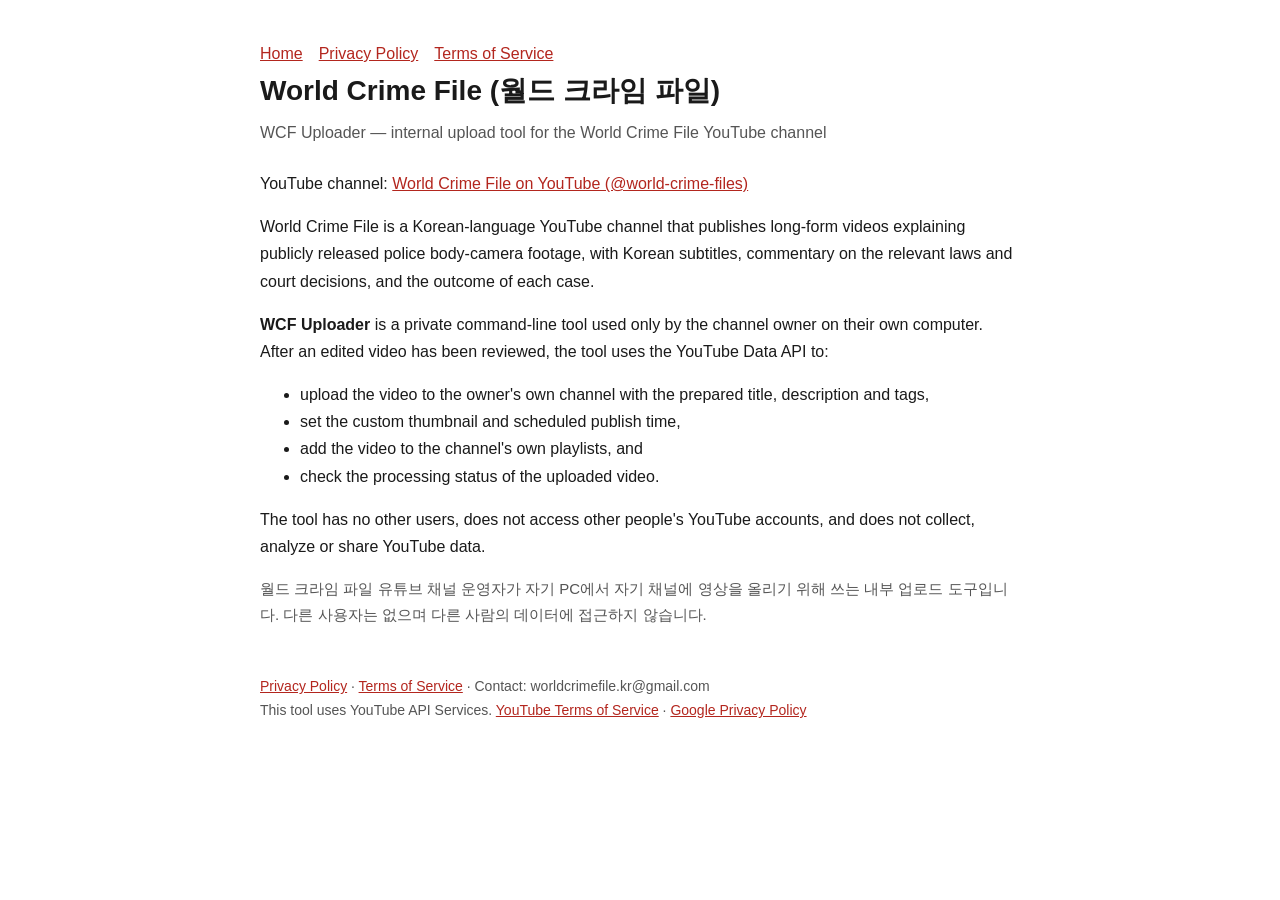
<file: index.html>
<!doctype html><html lang="en"><head><meta charset="utf-8"><meta name="viewport" content="width=device-width,initial-scale=1">
<title>World Crime File — WCF Uploader</title><link rel="stylesheet" href="style.css"></head><body><main>
<nav><a href="./">Home</a><a href="privacy.html">Privacy Policy</a><a href="terms.html">Terms of Service</a></nav>
<h1>World Crime File (월드 크라임 파일)</h1>
<p class="sub">WCF Uploader — internal upload tool for the World Crime File YouTube channel</p>
<p>YouTube channel: <a href="https://www.youtube.com/@world-crime-files">World Crime File on YouTube (@world-crime-files)</a></p>
<p>World Crime File is a Korean-language YouTube channel that publishes long-form videos explaining publicly released police body-camera footage, with Korean subtitles, commentary on the relevant laws and court decisions, and the outcome of each case.</p>
<p><strong>WCF Uploader</strong> is a private command-line tool used only by the channel owner on their own computer. After an edited video has been reviewed, the tool uses the YouTube Data API to:</p>
<ul>
<li>upload the video to the owner's own channel with the prepared title, description and tags,</li>
<li>set the custom thumbnail and scheduled publish time,</li>
<li>add the video to the channel's own playlists, and</li>
<li>check the processing status of the uploaded video.</li>
</ul>
<p>The tool has no other users, does not access other people's YouTube accounts, and does not collect, analyze or share YouTube data.</p>
<p class="ko">월드 크라임 파일 유튜브 채널 운영자가 자기 PC에서 자기 채널에 영상을 올리기 위해 쓰는 내부 업로드 도구입니다. 다른 사용자는 없으며 다른 사람의 데이터에 접근하지 않습니다.</p>
<footer><a href="privacy.html">Privacy Policy</a> · <a href="terms.html">Terms of Service</a> · Contact: worldcrimefile.kr@gmail.com<br>This tool uses YouTube API Services. <a href="https://www.youtube.com/t/terms">YouTube Terms of Service</a> · <a href="https://policies.google.com/privacy">Google Privacy Policy</a></footer>
</main></body></html>
</file>
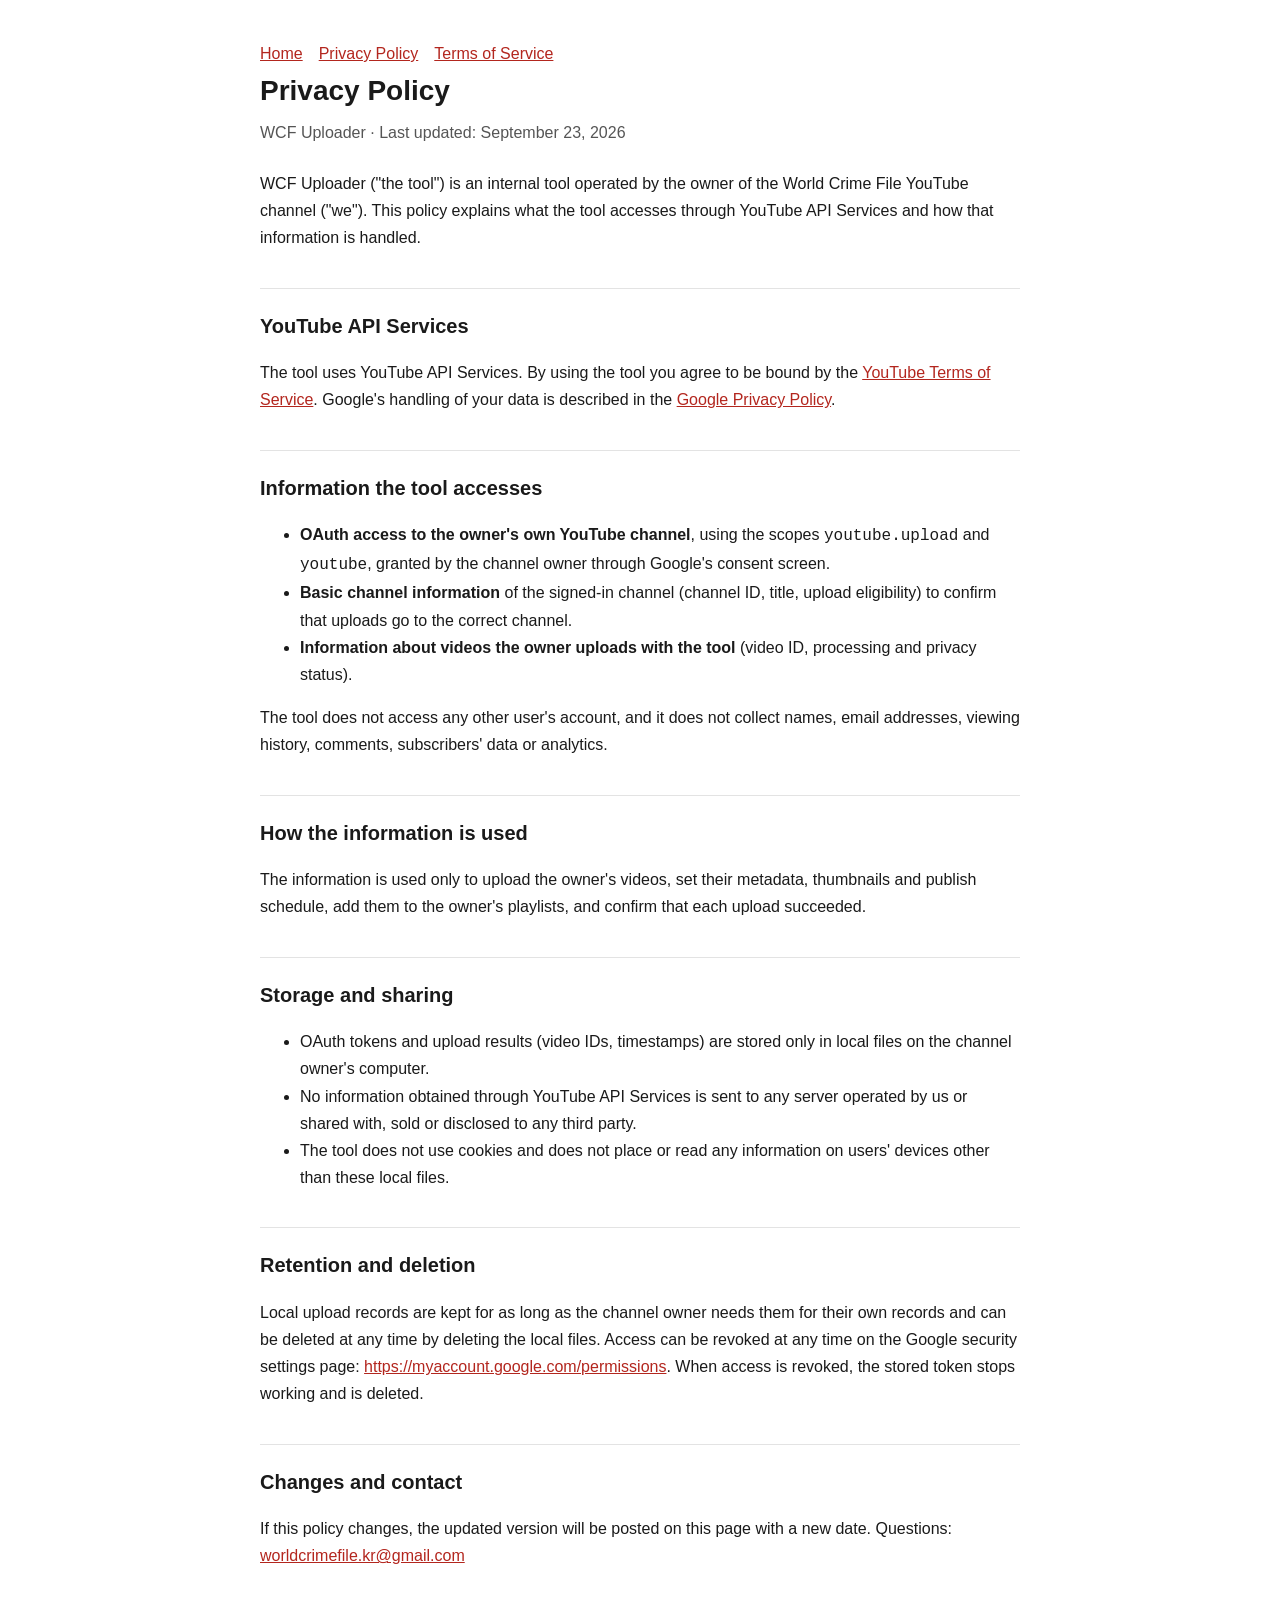
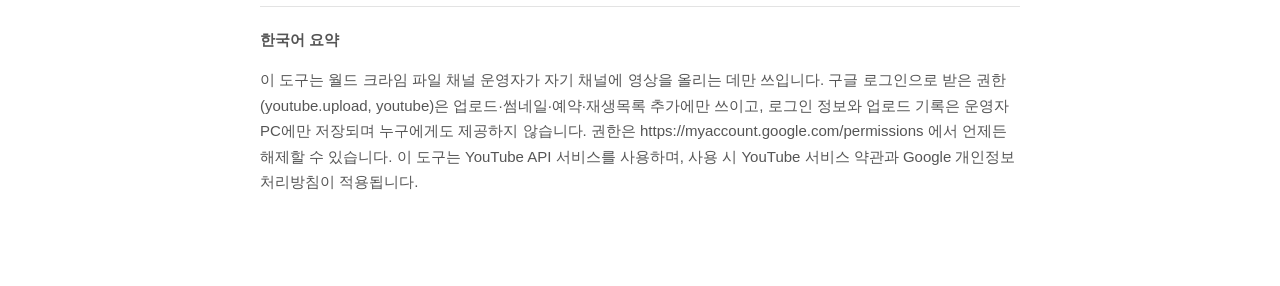
<file: privacy.html>
<!doctype html><html lang="en"><head><meta charset="utf-8"><meta name="viewport" content="width=device-width,initial-scale=1">
<title>Privacy Policy — WCF Uploader</title><link rel="stylesheet" href="style.css"></head><body><main>
<nav><a href="./">Home</a><a href="privacy.html">Privacy Policy</a><a href="terms.html">Terms of Service</a></nav>
<h1>Privacy Policy</h1><p class="sub">WCF Uploader · Last updated: September 23, 2026</p>
<p>WCF Uploader ("the tool") is an internal tool operated by the owner of the World Crime File YouTube channel ("we"). This policy explains what the tool accesses through YouTube API Services and how that information is handled.</p>

<h2>YouTube API Services</h2>
<p>The tool uses YouTube API Services. By using the tool you agree to be bound by the <a href="https://www.youtube.com/t/terms">YouTube Terms of Service</a>. Google's handling of your data is described in the <a href="https://policies.google.com/privacy">Google Privacy Policy</a>.</p>

<h2>Information the tool accesses</h2>
<ul>
<li><strong>OAuth access to the owner's own YouTube channel</strong>, using the scopes <code>youtube.upload</code> and <code>youtube</code>, granted by the channel owner through Google's consent screen.</li>
<li><strong>Basic channel information</strong> of the signed-in channel (channel ID, title, upload eligibility) to confirm that uploads go to the correct channel.</li>
<li><strong>Information about videos the owner uploads with the tool</strong> (video ID, processing and privacy status).</li>
</ul>
<p>The tool does not access any other user's account, and it does not collect names, email addresses, viewing history, comments, subscribers' data or analytics.</p>

<h2>How the information is used</h2>
<p>The information is used only to upload the owner's videos, set their metadata, thumbnails and publish schedule, add them to the owner's playlists, and confirm that each upload succeeded.</p>

<h2>Storage and sharing</h2>
<ul>
<li>OAuth tokens and upload results (video IDs, timestamps) are stored only in local files on the channel owner's computer.</li>
<li>No information obtained through YouTube API Services is sent to any server operated by us or shared with, sold or disclosed to any third party.</li>
<li>The tool does not use cookies and does not place or read any information on users' devices other than these local files.</li>
</ul>

<h2>Retention and deletion</h2>
<p>Local upload records are kept for as long as the channel owner needs them for their own records and can be deleted at any time by deleting the local files. Access can be revoked at any time on the Google security settings page: <a href="https://myaccount.google.com/permissions">https://myaccount.google.com/permissions</a>. When access is revoked, the stored token stops working and is deleted.</p>

<h2>Changes and contact</h2>
<p>If this policy changes, the updated version will be posted on this page with a new date. Questions: <a href="mailto:worldcrimefile.kr@gmail.com">worldcrimefile.kr@gmail.com</a></p>

<h2 class="ko">한국어 요약</h2>
<p class="ko">이 도구는 월드 크라임 파일 채널 운영자가 자기 채널에 영상을 올리는 데만 쓰입니다. 구글 로그인으로 받은 권한(youtube.upload, youtube)은 업로드·썸네일·예약·재생목록 추가에만 쓰이고, 로그인 정보와 업로드 기록은 운영자 PC에만 저장되며 누구에게도 제공하지 않습니다. 권한은 https://myaccount.google.com/permissions 에서 언제든 해제할 수 있습니다. 이 도구는 YouTube API 서비스를 사용하며, 사용 시 YouTube 서비스 약관과 Google 개인정보처리방침이 적용됩니다.</p>
</main></body></html>
</file>
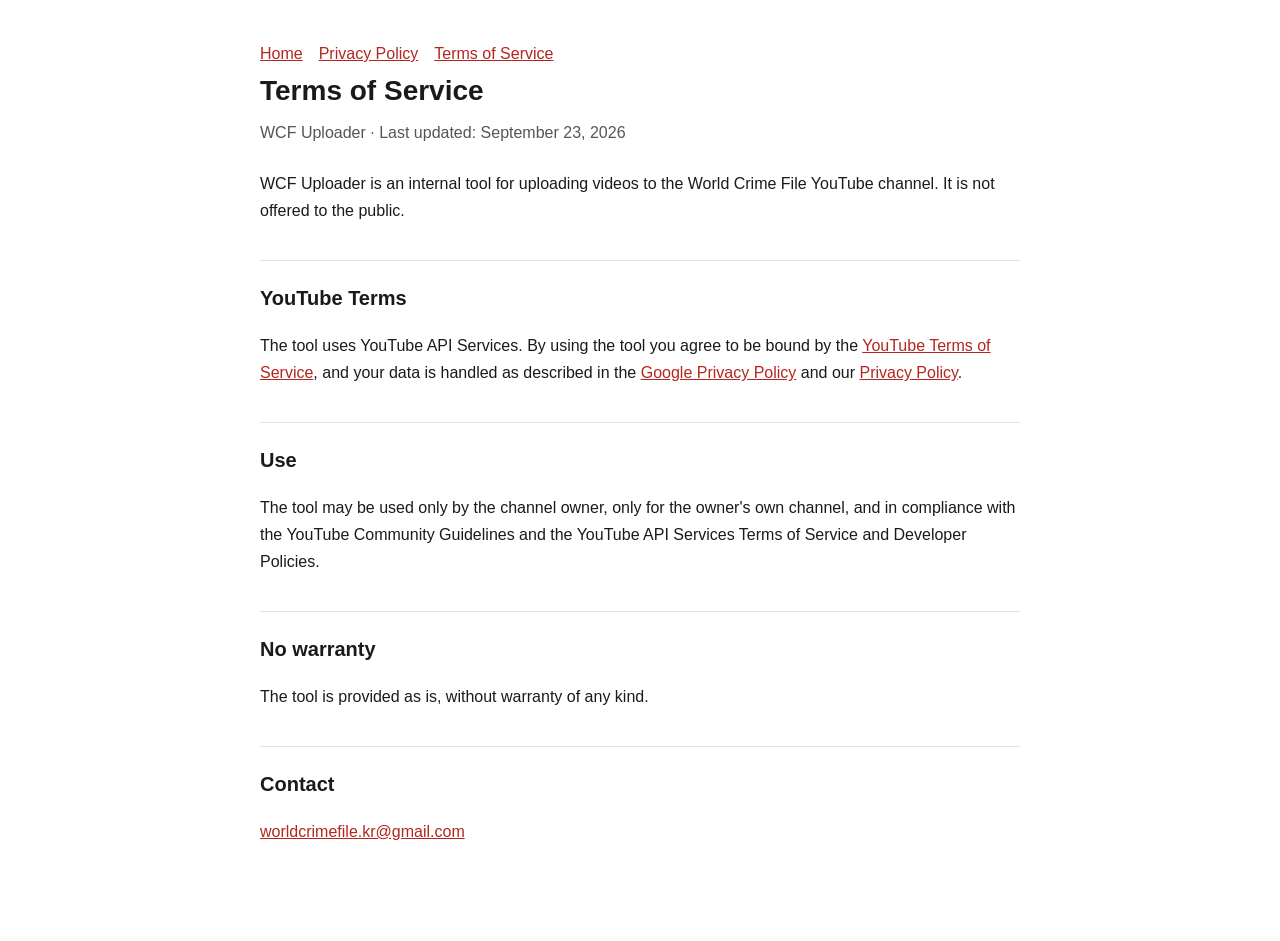
<file: terms.html>
<!doctype html><html lang="en"><head><meta charset="utf-8"><meta name="viewport" content="width=device-width,initial-scale=1">
<title>Terms of Service — WCF Uploader</title><link rel="stylesheet" href="style.css"></head><body><main>
<nav><a href="./">Home</a><a href="privacy.html">Privacy Policy</a><a href="terms.html">Terms of Service</a></nav>
<h1>Terms of Service</h1><p class="sub">WCF Uploader · Last updated: September 23, 2026</p>
<p>WCF Uploader is an internal tool for uploading videos to the World Crime File YouTube channel. It is not offered to the public.</p>
<h2>YouTube Terms</h2>
<p>The tool uses YouTube API Services. By using the tool you agree to be bound by the <a href="https://www.youtube.com/t/terms">YouTube Terms of Service</a>, and your data is handled as described in the <a href="https://policies.google.com/privacy">Google Privacy Policy</a> and our <a href="privacy.html">Privacy Policy</a>.</p>
<h2>Use</h2>
<p>The tool may be used only by the channel owner, only for the owner's own channel, and in compliance with the YouTube Community Guidelines and the YouTube API Services Terms of Service and Developer Policies.</p>
<h2>No warranty</h2>
<p>The tool is provided as is, without warranty of any kind.</p>
<h2>Contact</h2>
<p><a href="mailto:worldcrimefile.kr@gmail.com">worldcrimefile.kr@gmail.com</a></p>
</main></body></html>
</file>
<file: style.css>
:root{--bg:#fff;--fg:#1a1a1a;--muted:#555;--line:#e3e3e3;--accent:#b3261e}
@media (prefers-color-scheme:dark){:root{--bg:#121212;--fg:#eee;--muted:#aaa;--line:#333;--accent:#ff8a80}}
body{background:var(--bg);color:var(--fg);font:16px/1.7 -apple-system,"Segoe UI","Noto Sans KR",sans-serif;margin:0}
main{max-width:760px;margin:0 auto;padding:40px 16px 80px}
h1{font-size:28px;margin:0 0 4px}h2{font-size:20px;margin-top:36px;border-top:1px solid var(--line);padding-top:20px}
.sub{color:var(--muted);margin:0 0 24px}a{color:var(--accent)}nav a{margin-right:16px}
.ko{color:var(--muted);font-size:15px}footer{margin-top:48px;color:var(--muted);font-size:14px}
</file>
